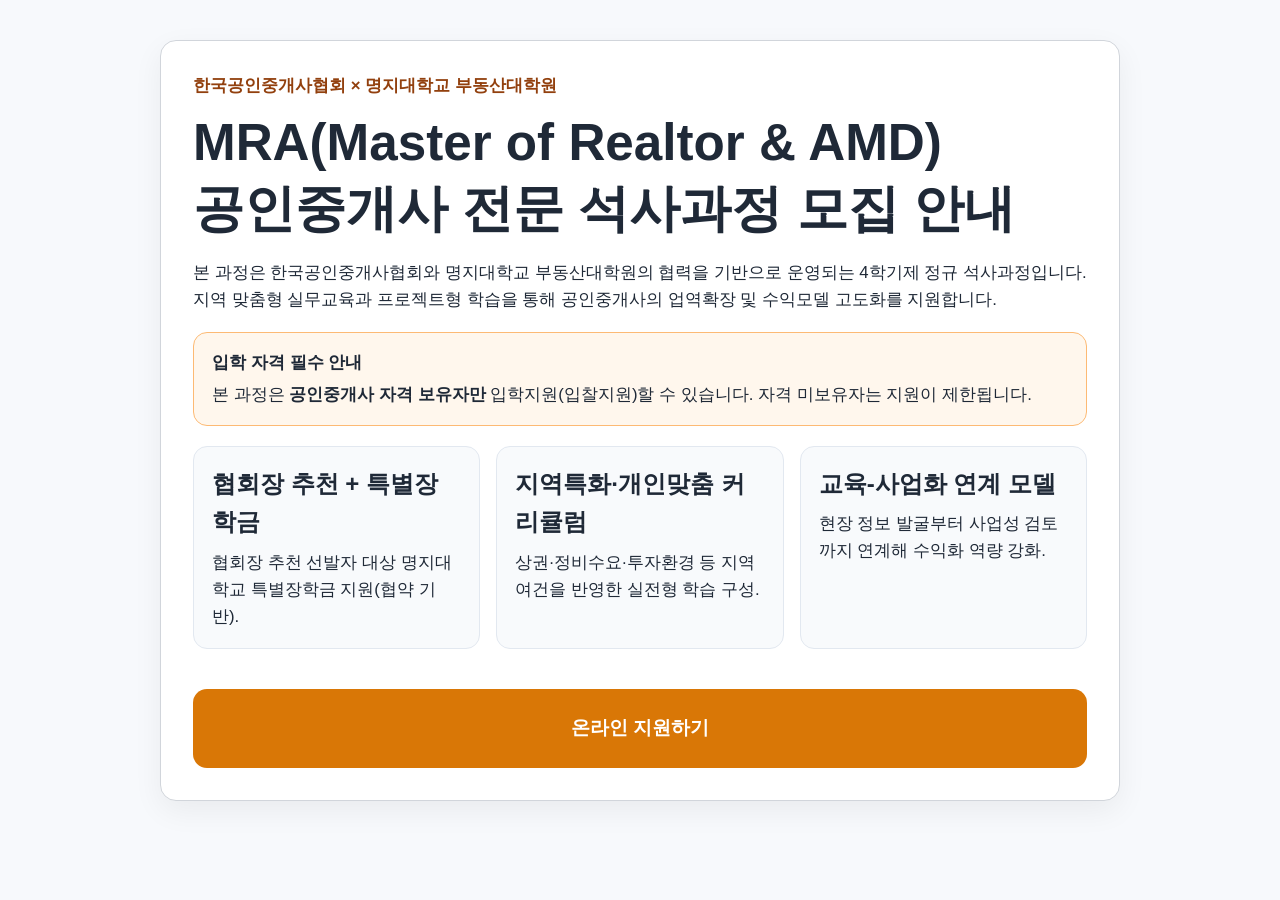
<file: index.html>
<!doctype html>
<html lang="ko">
  <head>
    <meta charset="UTF-8" />
    <meta name="viewport" content="width=device-width, initial-scale=1.0" />
    <title>명지대학교 부동산대학원 MRA 석사과정 모집 안내</title>
    <link rel="stylesheet" href="styles.css" />
  </head>
  <body>
    <main class="container">
      <section class="card intro">
        <p class="eyebrow">한국공인중개사협회 × 명지대학교 부동산대학원</p>
        <h1>MRA(Master of Realtor & AMD)<br />공인중개사 전문 석사과정 모집 안내</h1>
        <p>
          본 과정은 한국공인중개사협회와 명지대학교 부동산대학원의 협력을 기반으로 운영되는
          4학기제 정규 석사과정입니다. 지역 맞춤형 실무교육과 프로젝트형 학습을 통해
          공인중개사의 업역확장 및 수익모델 고도화를 지원합니다.
        </p>

        <div class="notice-box" role="note" aria-label="입학 자격 안내">
          <strong>입학 자격 필수 안내</strong>
          <p>
            본 과정은 <b>공인중개사 자격 보유자만</b> 입학지원(입찰지원)할 수 있습니다.
            자격 미보유자는 지원이 제한됩니다.
          </p>
        </div>

        <section class="benefits" aria-label="과정 장점">
          <article class="benefit-card">
            <h2>협회장 추천 + 특별장학금</h2>
            <p>협회장 추천 선발자 대상 명지대학교 특별장학금 지원(협약 기반).</p>
          </article>
          <article class="benefit-card">
            <h2>지역특화·개인맞춤 커리큘럼</h2>
            <p>상권·정비수요·투자환경 등 지역 여건을 반영한 실전형 학습 구성.</p>
          </article>
          <article class="benefit-card">
            <h2>교육-사업화 연계 모델</h2>
            <p>현장 정보 발굴부터 사업성 검토까지 연계해 수익화 역량 강화.</p>
          </article>
        </section>

        <a class="cta-button" href="apply.html" aria-label="온라인 지원서 작성 페이지로 이동">온라인 지원하기</a>
      </section>
    </main>
  </body>
</html>
</file>
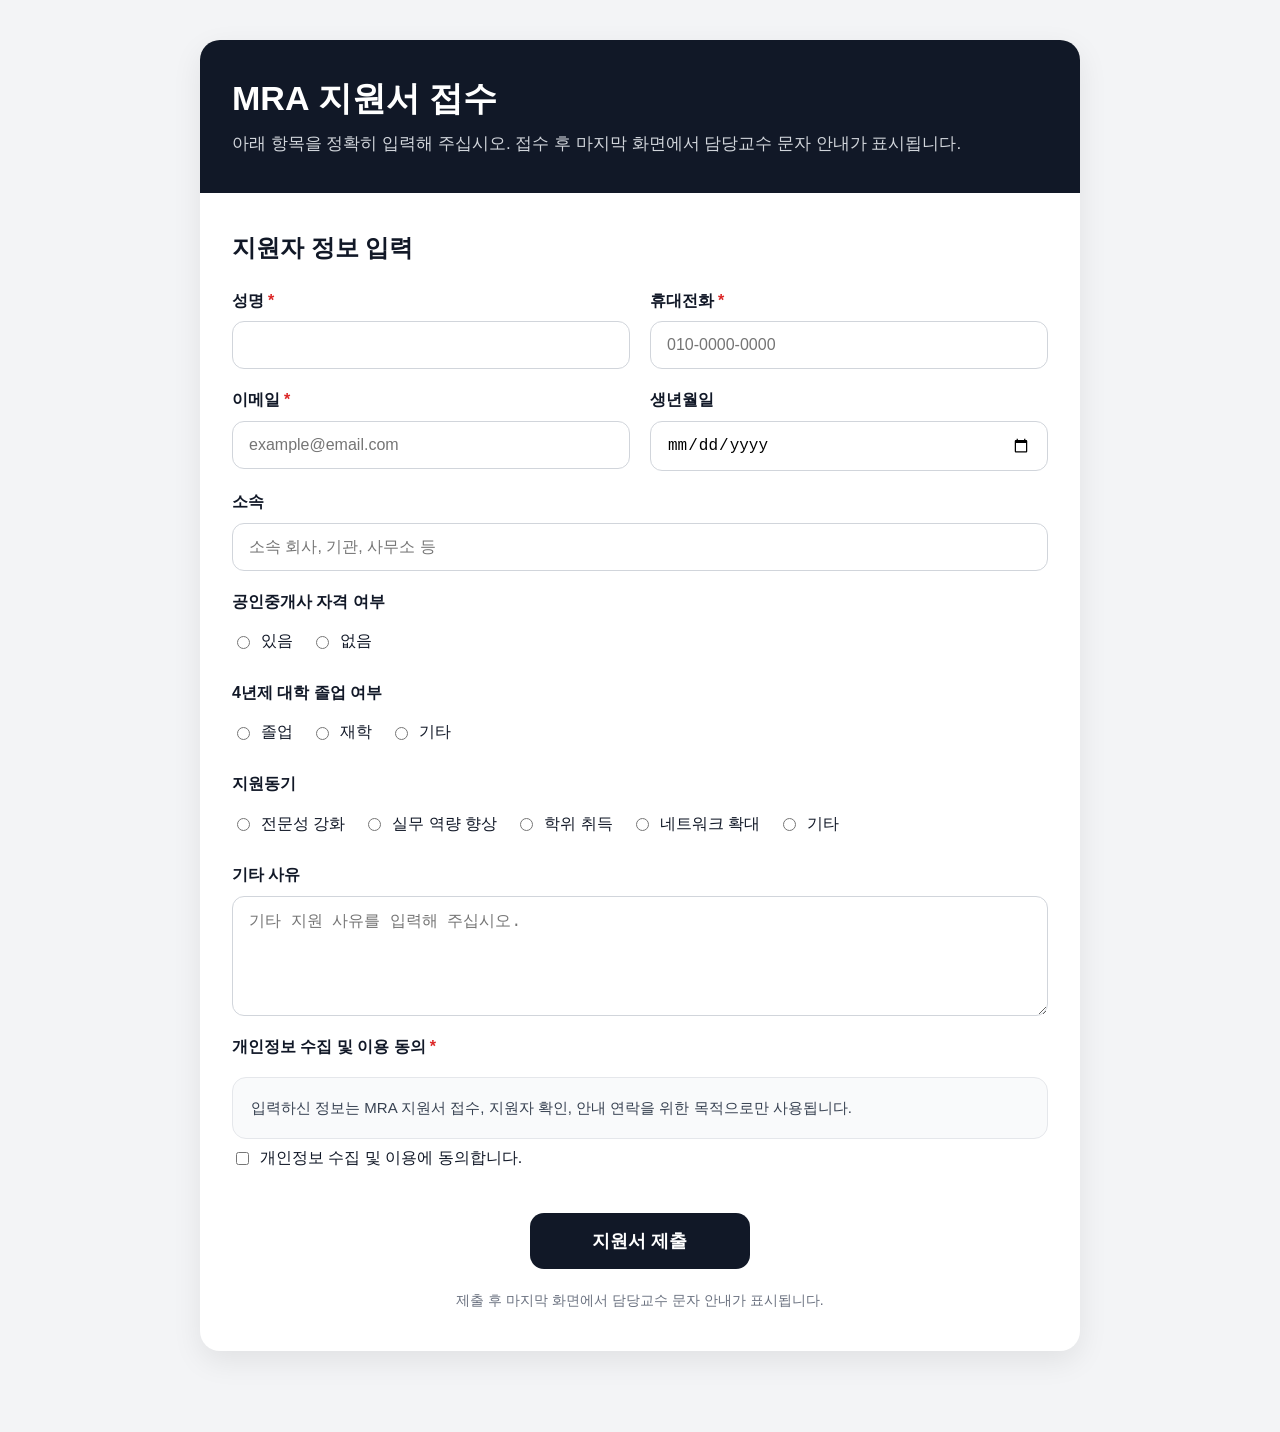
<file: apply.html>
<!doctype html>
<html lang="ko">
<head>
  <meta charset="UTF-8" />
  <meta name="viewport" content="width=device-width, initial-scale=1.0" />
  <title>MRA 지원서 접수</title>
  <style>
    * { box-sizing: border-box; }
    body {
      margin: 0;
      font-family: "Malgun Gothic", "Apple SD Gothic Neo", Arial, sans-serif;
      background: #f3f4f6;
      color: #111827;
      line-height: 1.6;
    }
    .wrap {
      max-width: 920px;
      margin: 0 auto;
      padding: 40px 20px 80px;
    }
    .card {
      background: #ffffff;
      border-radius: 20px;
      box-shadow: 0 10px 30px rgba(0,0,0,0.08);
      overflow: hidden;
    }
    .hero {
      background: #111827;
      color: #ffffff;
      padding: 36px 32px;
    }
    .hero h1 {
      margin: 0 0 10px;
      font-size: 34px;
      font-weight: 800;
      line-height: 1.3;
    }
    .hero p {
      margin: 0;
      font-size: 17px;
      color: #d1d5db;
    }
    .body {
      padding: 36px 32px 40px;
    }
    .section-title {
      margin: 0 0 20px;
      font-size: 24px;
      font-weight: 800;
      color: #111827;
    }
    .grid {
      display: grid;
      grid-template-columns: 1fr 1fr;
      gap: 18px 20px;
    }
    .field {
      display: flex;
      flex-direction: column;
    }
    .field.full {
      grid-column: 1 / -1;
    }
    label {
      display: block;
      margin-bottom: 8px;
      font-size: 16px;
      font-weight: 700;
      color: #111827;
    }
    .required {
      color: #dc2626;
      margin-left: 4px;
    }
    input[type="text"],
    input[type="email"],
    input[type="tel"],
    input[type="date"],
    textarea {
      width: 100%;
      padding: 14px 16px;
      border: 1px solid #d1d5db;
      border-radius: 12px;
      font-size: 16px;
      background: #fff;
      outline: none;
    }
    input:focus,
    textarea:focus {
      border-color: #111827;
      box-shadow: 0 0 0 3px rgba(17, 24, 39, 0.08);
    }
    textarea {
      min-height: 120px;
      resize: vertical;
    }
    .radio-group,
    .check-group {
      display: flex;
      flex-wrap: wrap;
      gap: 14px 18px;
      padding-top: 6px;
    }
    .radio-item,
    .check-item {
      display: flex;
      align-items: center;
      gap: 8px;
      font-size: 16px;
      font-weight: 500;
    }
    .privacy-box {
      margin-top: 10px;
      padding: 18px;
      background: #f9fafb;
      border: 1px solid #e5e7eb;
      border-radius: 14px;
      font-size: 15px;
      color: #374151;
    }
    .submit-wrap {
      margin-top: 34px;
      display: flex;
      justify-content: center;
    }
    button[type="submit"] {
      appearance: none;
      border: 0;
      background: #111827;
      color: #fff;
      font-size: 18px;
      font-weight: 800;
      padding: 16px 34px;
      border-radius: 14px;
      cursor: pointer;
      min-width: 220px;
    }
    button[type="submit"]:hover {
      opacity: 0.92;
    }
    .notice {
      margin-top: 20px;
      text-align: center;
      font-size: 14px;
      color: #6b7280;
    }

    @media (max-width: 768px) {
      .hero h1 { font-size: 28px; }
      .body { padding: 28px 20px 32px; }
      .grid { grid-template-columns: 1fr; }
    }
  </style>
</head>
<body>
  <div class="wrap">
    <div class="card">
      <div class="hero">
        <h1>MRA 지원서 접수</h1>
        <p>아래 항목을 정확히 입력해 주십시오. 접수 후 마지막 화면에서 담당교수 문자 안내가 표시됩니다.</p>
      </div>

      <div class="body">
        <h2 class="section-title">지원자 정보 입력</h2>

        <form
          id="applicationForm"
          action="https://script.google.com/macros/s/AKfycbysOidEEZWj2M31YncBlS3jUhimTc9ro7e55lNzjf51n73PEE571goG4H1lmQbIzSZPAg/exec"
          method="POST"
          target="_top"
        >
          <div class="grid">
            <div class="field">
              <label for="name">성명<span class="required">*</span></label>
              <input type="text" id="name" name="name" required />
            </div>

            <div class="field">
              <label for="phone">휴대전화<span class="required">*</span></label>
              <input type="tel" id="phone" name="phone" placeholder="010-0000-0000" required />
            </div>

            <div class="field">
              <label for="email">이메일<span class="required">*</span></label>
              <input type="email" id="email" name="email" placeholder="example@email.com" required />
            </div>

            <div class="field">
              <label for="birth">생년월일</label>
              <input type="date" id="birth" name="birth" />
            </div>

            <div class="field full">
              <label for="company">소속</label>
              <input type="text" id="company" name="company" placeholder="소속 회사, 기관, 사무소 등" />
            </div>

            <div class="field full">
              <label>공인중개사 자격 여부</label>
              <div class="radio-group">
                <label class="radio-item">
                  <input type="radio" name="license" value="있음" />
                  있음
                </label>
                <label class="radio-item">
                  <input type="radio" name="license" value="없음" />
                  없음
                </label>
              </div>
            </div>

            <div class="field full">
              <label>4년제 대학 졸업 여부</label>
              <div class="radio-group">
                <label class="radio-item">
                  <input type="radio" name="degree" value="졸업" />
                  졸업
                </label>
                <label class="radio-item">
                  <input type="radio" name="degree" value="재학" />
                  재학
                </label>
                <label class="radio-item">
                  <input type="radio" name="degree" value="기타" />
                  기타
                </label>
              </div>
            </div>

            <div class="field full">
              <label>지원동기</label>
              <div class="radio-group">
                <label class="radio-item">
                  <input type="radio" name="motivation" value="전문성 강화" />
                  전문성 강화
                </label>
                <label class="radio-item">
                  <input type="radio" name="motivation" value="실무 역량 향상" />
                  실무 역량 향상
                </label>
                <label class="radio-item">
                  <input type="radio" name="motivation" value="학위 취득" />
                  학위 취득
                </label>
                <label class="radio-item">
                  <input type="radio" name="motivation" value="네트워크 확대" />
                  네트워크 확대
                </label>
                <label class="radio-item">
                  <input type="radio" name="motivation" value="기타" />
                  기타
                </label>
              </div>
            </div>

            <div class="field full">
              <label for="motivationOther">기타 사유</label>
              <textarea id="motivationOther" name="motivationOther" placeholder="기타 지원 사유를 입력해 주십시오."></textarea>
            </div>

            <div class="field full">
              <label>개인정보 수집 및 이용 동의<span class="required">*</span></label>
              <div class="privacy-box">
                입력하신 정보는 MRA 지원서 접수, 지원자 확인, 안내 연락을 위한 목적으로만 사용됩니다.
              </div>
              <div class="check-group">
                <label class="check-item">
                  <input type="checkbox" name="privacy" value="동의" required />
                  개인정보 수집 및 이용에 동의합니다.
                </label>
              </div>
            </div>
          </div>

          <div class="submit-wrap">
            <button type="submit">지원서 제출</button>
          </div>

          <div class="notice">
            제출 후 마지막 화면에서 담당교수 문자 안내가 표시됩니다.
          </div>
        </form>
      </div>
    </div>
  </div>
</body>
</html>
</file>
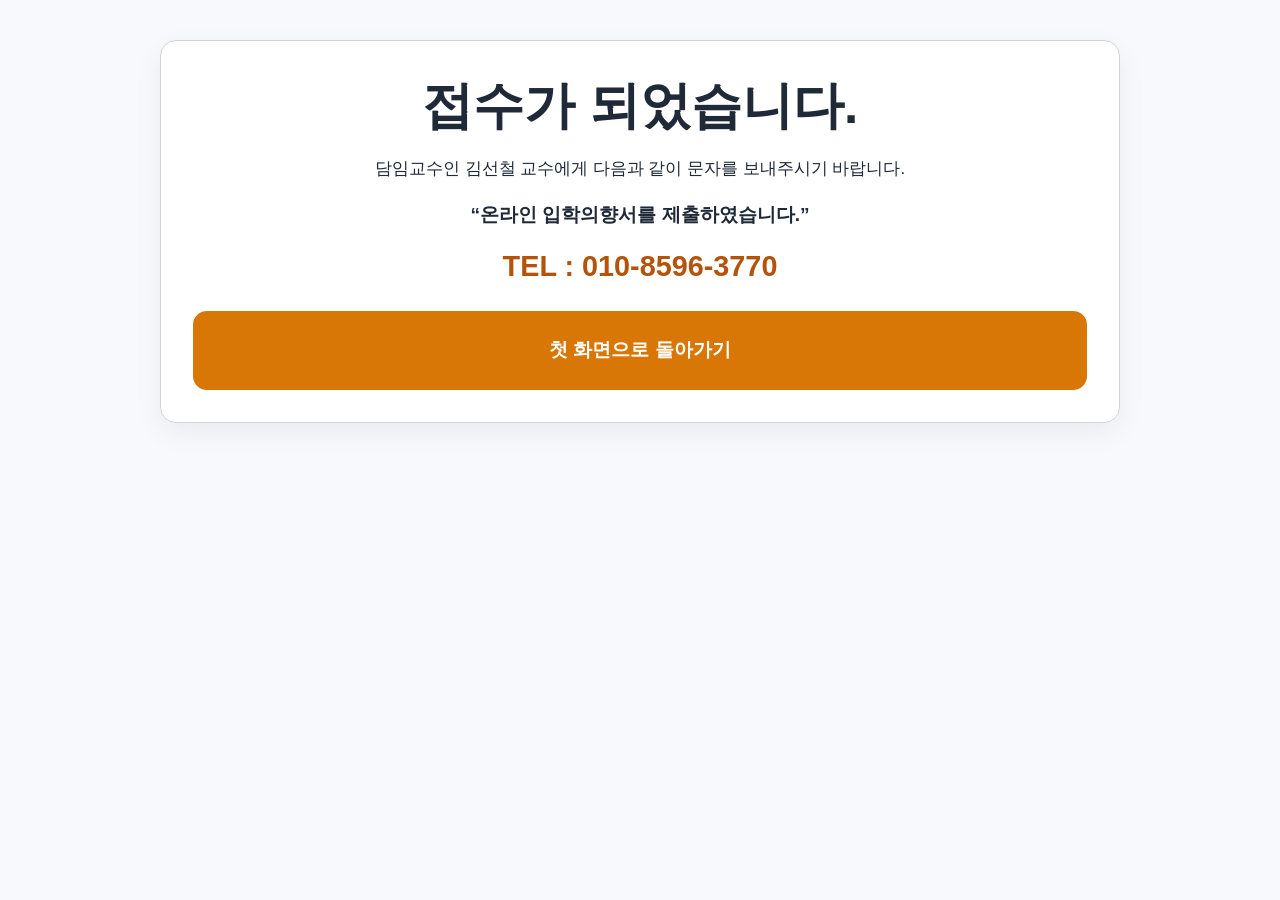
<file: success.html>
<!doctype html>
<html lang="ko">
  <head>
    <meta charset="UTF-8" />
    <meta name="viewport" content="width=device-width, initial-scale=1.0" />
    <title>접수 완료</title>
    <link rel="stylesheet" href="styles.css" />
  </head>
  <body>
    <main class="container">
      <section class="card success-card">
        <h1>접수가 되었습니다.</h1>
        <p>담임교수인 김선철 교수에게 다음과 같이 문자를 보내주시기 바랍니다.</p>
        <p class="message-quote">“온라인 입학의향서를 제출하였습니다.”</p>
        <p class="contact-tel">TEL : 010-8596-3770</p>
        <a class="cta-button" href="index.html">첫 화면으로 돌아가기</a>
      </section>
    </main>
  </body>
</html>
</file>
<file: styles.css>
:root {
  --bg: #f7f9fc;
  --card: #ffffff;
  --text: #1f2937;
  --primary: #d97706;
  --primary-hover: #ea580c;
  --border: #d1d5db;
}

* {
  box-sizing: border-box;
}

body {
  margin: 0;
  font-family: "Apple SD Gothic Neo", "Noto Sans KR", "Malgun Gothic", sans-serif;
  color: var(--text);
  background: var(--bg);
  font-size: 22px;
  line-height: 1.6;
}

.container {
  width: min(960px, 92%);
  margin: 40px auto;
}

.card {
  background: var(--card);
  border: 1px solid var(--border);
  border-radius: 16px;
  padding: 32px;
  box-shadow: 0 10px 30px rgba(0, 0, 0, 0.06);
}

.eyebrow {
  margin: 0 0 10px;
  font-weight: 700;
  color: #92400e;
}

h1 {
  font-size: clamp(2.2rem, 5.6vw, 3.2rem);
  line-height: 1.3;
  margin: 0 0 16px;
}

h2 {
  font-size: clamp(1.2rem, 2.6vw, 1.5rem);
  margin: 0 0 8px;
}

p,
li,
label,
input,
select,
textarea,
button,
a {
  font-size: 1.05rem;
}

.benefits {
  display: grid;
  grid-template-columns: repeat(3, minmax(0, 1fr));
  gap: 16px;
  margin: 20px 0 28px;
}

.notice-box {
  background: #fff7ed;
  border: 1px solid #fdba74;
  border-radius: 14px;
  padding: 16px 18px;
  margin: 18px 0 8px;
}

.notice-box strong {
  display: block;
  margin-bottom: 6px;
  font-size: 1.08rem;
}

.notice-box p {
  margin: 0;
}

.benefit-card {
  background: #f8fafc;
  border: 1px solid #e2e8f0;
  border-radius: 14px;
  padding: 18px;
}

.benefit-card p {
  margin: 0;
}

.cta-button {
  display: inline-block;
  width: 100%;
  text-align: center;
  text-decoration: none;
  background: var(--primary);
  color: #fff;
  border: none;
  border-radius: 14px;
  padding: 24px 22px;
  font-weight: 700;
  font-size: 1.2rem;
  cursor: pointer;
  transition: background-color 0.2s ease;
  margin-top: 12px;
}

.cta-button:hover,
.cta-button:focus-visible {
  background: var(--primary-hover);
}

.cta-button:disabled {
  opacity: 0.7;
  cursor: not-allowed;
}

.application-form {
  display: grid;
  gap: 22px;
  margin-top: 18px;
}

.application-form label {
  font-weight: 600;
  margin-bottom: 6px;
}

.form-field {
  display: grid;
  gap: 6px;
}

.radio-group {
  border: 1px solid var(--border);
  border-radius: 12px;
  padding: 14px 16px;
  margin: 0;
  display: grid;
  gap: 10px;
}

.radio-group legend {
  font-weight: 600;
  padding: 0 8px;
}

.radio-group label {
  display: flex;
  align-items: center;
  gap: 10px;
  margin: 0;
  font-weight: 500;
}

.radio-group input[type='radio'] {
  width: 22px;
  height: 22px;
}

.hidden-field {
  display: none;
}

input,
select,
textarea {
  width: 100%;
  border: 1px solid var(--border);
  border-radius: 12px;
  padding: 16px;
  background: #fff;
}

textarea {
  resize: vertical;
}

.checkbox-row {
  display: flex;
  align-items: flex-start;
  gap: 12px;
  margin-top: 4px;
  font-weight: 500;
}

.checkbox-row input {
  width: 24px;
  height: 24px;
  margin-top: 2px;
}

.help-text {
  margin: 0 0 10px;
}

.eligibility-note {
  margin: 0 0 14px;
  padding: 12px 14px;
  border-radius: 12px;
  background: #fff7ed;
  border: 1px solid #fdba74;
}

.application-form .cta-button {
  border-radius: 16px;
  box-shadow: 0 8px 18px rgba(217, 119, 6, 0.22);
}

.form-message {
  margin: 0;
  color: #b91c1c;
  font-weight: 600;
}

.success-card {
  text-align: center;
}

.message-quote {
  font-size: 1.2rem;
  font-weight: 700;
  margin: 12px 0;
}

.contact-tel {
  font-size: clamp(1.4rem, 3.2vw, 1.8rem);
  font-weight: 800;
  color: #b45309;
  margin: 6px 0 10px;
}

@media (max-width: 640px) {
  body {
    font-size: 19px;
  }

  .container {
    width: 94%;
    margin: 20px auto;
  }

  .card {
    padding: 22px;
  }

  .benefits {
    grid-template-columns: 1fr;
  }
}
</file>
